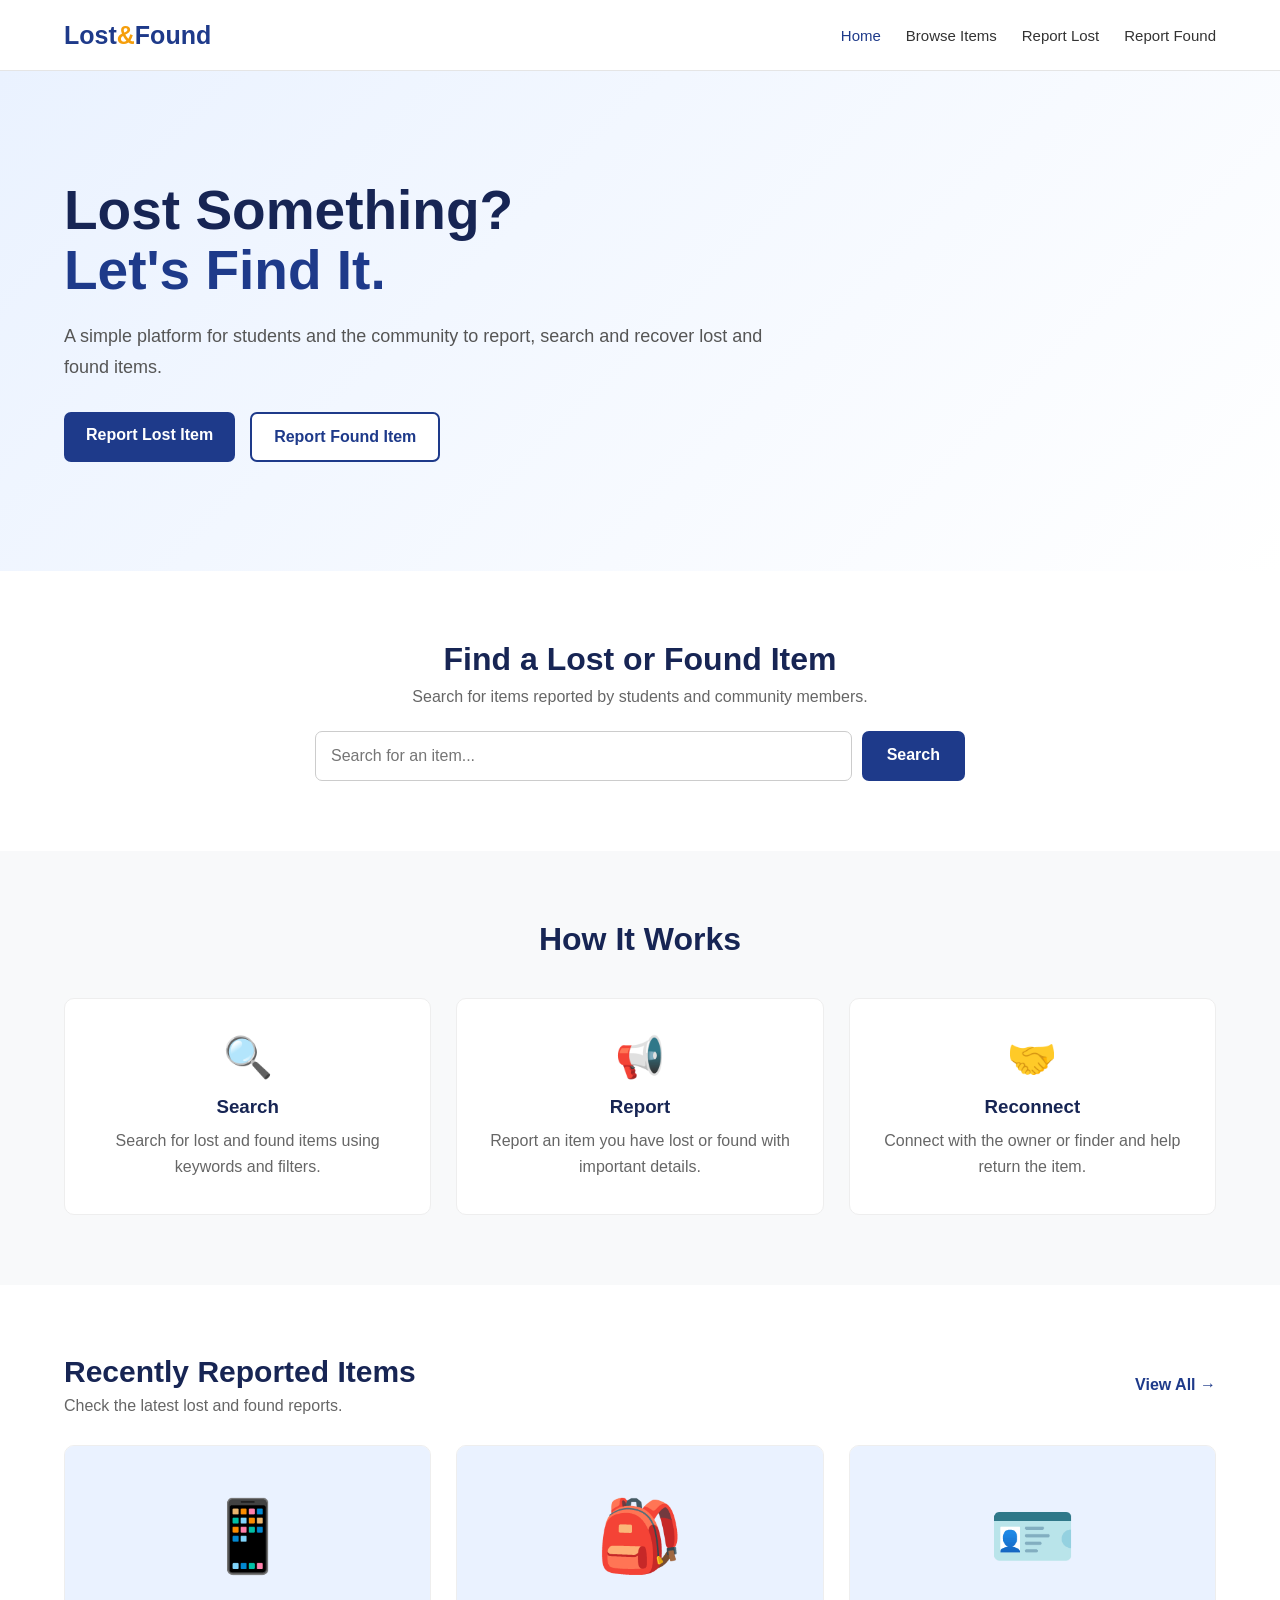
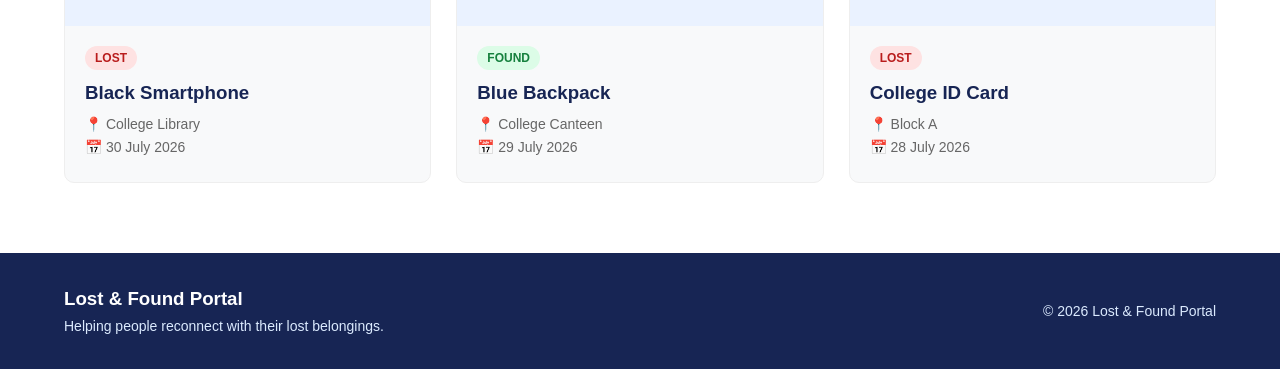
<file: frontend/index.html>
<!DOCTYPE html>
<html lang="en">

<head>
    <meta charset="UTF-8">

    <meta name="viewport" content="width=device-width, initial-scale=1.0">

    <title>Lost & Found Portal</title>

    <!-- CSS File -->
    <link rel="stylesheet" href="css/style.css">
</head>

<body>

    <!-- ================= HEADER ================= -->

    <header class="header">

        <div class="container navbar">

            <!-- Website Logo -->
            <div class="logo">
                Lost<span>&</span>Found
            </div>

            <!-- Navigation -->
            <nav>
                <a href="index.html" class="active">Home</a>
                <a href="items.html">Browse Items</a>
                <a href="report-lost.html">Report Lost</a>
                <a href="report-found.html">Report Found</a>
            </nav>

        </div>

    </header>


    <!-- ================= HERO SECTION ================= -->

    <main>

        <section class="hero">

            <div class="container hero-content">

                <div class="hero-text">

                    <h1>
                        Lost Something?
                        <br>
                        <span>Let's Find It.</span>
                    </h1>

                    <p>
                        A simple platform for students and the community
                        to report, search and recover lost and found items.
                    </p>

                    <div class="hero-buttons">

                        <a href="report-lost.html" class="btn primary-btn">
                            Report Lost Item
                        </a>

                        <a href="report-found.html" class="btn secondary-btn">
                            Report Found Item
                        </a>

                    </div>

                </div>

            </div>

        </section>


        <!-- ================= SEARCH SECTION ================= -->

        <section class="search-section">

            <div class="container">

                <h2>Find a Lost or Found Item</h2>

                <p>
                    Search for items reported by students and community members.
                </p>

                <div class="search-box">

                    <input
                        type="text"
                        placeholder="Search for an item..."
                        id="searchInput"
                    >

                    <a href="items.html" class="search-btn">
                        Search
                    </a>

                </div>

            </div>

        </section>


        <!-- ================= FEATURES ================= -->

        <section class="features">

            <div class="container">

                <h2>How It Works</h2>

                <div class="feature-container">

                    <!-- Feature 1 -->
                    <div class="feature-card">

                        <div class="feature-icon">
                            🔍
                        </div>

                        <h3>Search</h3>

                        <p>
                            Search for lost and found items using
                            keywords and filters.
                        </p>

                    </div>


                    <!-- Feature 2 -->
                    <div class="feature-card">

                        <div class="feature-icon">
                            📢
                        </div>

                        <h3>Report</h3>

                        <p>
                            Report an item you have lost or found
                            with important details.
                        </p>

                    </div>


                    <!-- Feature 3 -->
                    <div class="feature-card">

                        <div class="feature-icon">
                            🤝
                        </div>

                        <h3>Reconnect</h3>

                        <p>
                            Connect with the owner or finder
                            and help return the item.
                        </p>

                    </div>

                </div>

            </div>

        </section>


        <!-- ================= RECENT ITEMS ================= -->

        <section class="recent-items">

            <div class="container">

                <div class="section-header">

                    <div>
                        <h2>Recently Reported Items</h2>

                        <p>
                            Check the latest lost and found reports.
                        </p>
                    </div>

                    <a href="items.html" class="view-all">
                        View All →
                    </a>

                </div>


                <div class="item-container">

                    <!-- Item 1 -->
                    <div class="item-card">

                        <div class="item-image">
                            📱
                        </div>

                        <div class="item-info">

                            <span class="status lost">
                                LOST
                            </span>

                            <h3>Black Smartphone</h3>

                            <p>📍 College Library</p>

                            <p>📅 30 July 2026</p>

                        </div>

                    </div>


                    <!-- Item 2 -->
                    <div class="item-card">

                        <div class="item-image">
                            🎒
                        </div>

                        <div class="item-info">

                            <span class="status found">
                                FOUND
                            </span>

                            <h3>Blue Backpack</h3>

                            <p>📍 College Canteen</p>

                            <p>📅 29 July 2026</p>

                        </div>

                    </div>


                    <!-- Item 3 -->
                    <div class="item-card">

                        <div class="item-image">
                            🪪
                        </div>

                        <div class="item-info">

                            <span class="status lost">
                                LOST
                            </span>

                            <h3>College ID Card</h3>

                            <p>📍 Block A</p>

                            <p>📅 28 July 2026</p>

                        </div>

                    </div>

                </div>

            </div>

        </section>

    </main>


    <!-- ================= FOOTER ================= -->

    <footer class="footer">

        <div class="container">

            <div class="footer-content">

                <div>
                    <h3>Lost & Found Portal</h3>

                    <p>
                        Helping people reconnect with their lost belongings.
                    </p>
                </div>

                <div>
                    <p>© 2026 Lost & Found Portal</p>
                </div>

            </div>

        </div>

    </footer>


    <!-- JavaScript -->
    <script src="js/main.js"></script>

</body>

</html>
</file>
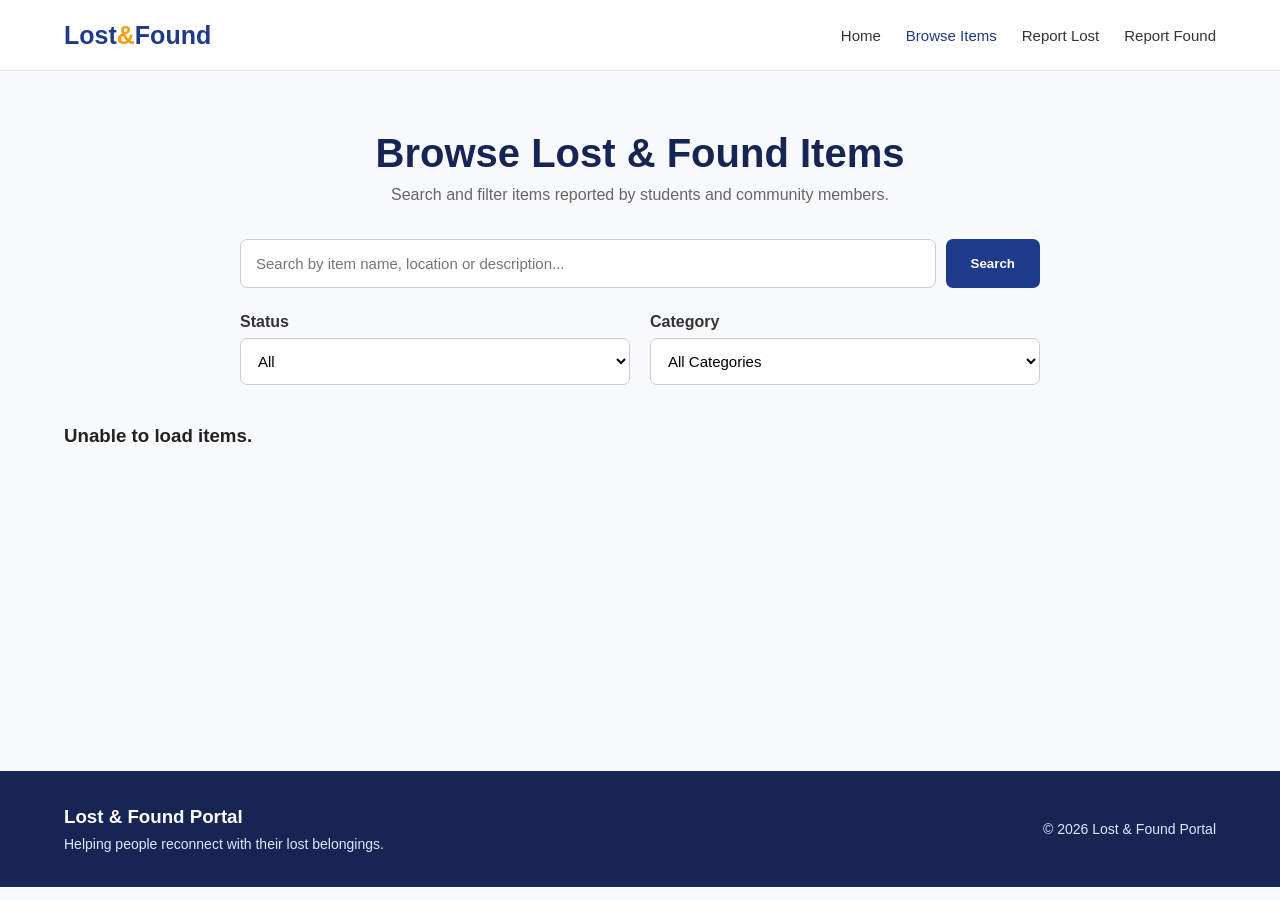
<file: frontend/items.html>
<!DOCTYPE html>
<html lang="en">

<head>

    <meta charset="UTF-8">

    <meta name="viewport" content="width=device-width, initial-scale=1.0">

    <title>Browse Items | Lost & Found Portal</title>

    <link rel="stylesheet" href="css/style.css">

</head>

<body>

    <!-- ================= HEADER ================= -->

    <header class="header">

        <div class="container navbar">

            <div class="logo">
                Lost<span>&</span>Found
            </div>

            <nav>

                <a href="index.html">Home</a>

                <a href="items.html" class="active">
                    Browse Items
                </a>

                <a href="report-lost.html">
                    Report Lost
                </a>

                <a href="report-found.html">
                    Report Found
                </a>

            </nav>

        </div>

    </header>


    <!-- ================= MAIN ================= -->

    <main>

        <section class="items-section">

            <div class="container">

                <!-- Page Heading -->

                <div class="items-header">

                    <h1>
                        Browse Lost & Found Items
                    </h1>

                    <p>
                        Search and filter items reported by students and community members.
                    </p>

                </div>


                <!-- ================= SEARCH ================= -->

                <div class="items-search">

                    <input
                        type="text"
                        id="itemSearch"
                        placeholder="Search by item name, location or description..."
                    >

                    <button id="searchButton">
                        Search
                    </button>

                </div>


                <!-- ================= FILTERS ================= -->

                <div class="filters">

                    <div class="filter-group">

                        <label for="statusFilter">
                            Status
                        </label>

                        <select id="statusFilter">

                            <option value="all">All</option>

                            <option value="lost">Lost</option>

                            <option value="found">Found</option>

                        </select>

                    </div>


                    <div class="filter-group">

                        <label for="categoryFilter">
                            Category
                        </label>

                        <select id="categoryFilter">

                            <option value="all">
                                All Categories
                            </option>

                            <option value="electronics">
                                Electronics
                            </option>

                            <option value="documents">
                                Documents
                            </option>

                            <option value="wallet">
                                Wallet / Purse
                            </option>

                            <option value="keys">
                                Keys
                            </option>

                            <option value="books">
                                Books
                            </option>

                            <option value="bag">
                                Bag
                            </option>

                            <option value="accessories">
                                Accessories
                            </option>

                            <option value="other">
                                Other
                            </option>

                        </select>

                    </div>

                </div>


                <!-- ================= ITEMS LOADED FROM DATABASE ================= -->

                <div
                    class="items-grid"
                    id="itemsGrid"
                >

                    <!-- Items will be loaded dynamically from MongoDB -->

                </div>


                <!-- ================= NO RESULTS ================= -->

                <div
                    id="noResults"
                    class="no-results"
                    style="display: none;"
                >

                    <h2>
                        No items found
                    </h2>

                    <p>
                        Try changing your search or filters.
                    </p>

                </div>

            </div>

        </section>

    </main>


    <!-- ================= FOOTER ================= -->

    <footer class="footer">

        <div class="container">

            <div class="footer-content">

                <div>

                    <h3>
                        Lost & Found Portal
                    </h3>

                    <p>
                        Helping people reconnect with their lost belongings.
                    </p>

                </div>

                <div>

                    <p>
                        © 2026 Lost & Found Portal
                    </p>

                </div>

            </div>

        </div>

    </footer>


    <!-- ================= JAVASCRIPT ================= -->

    <script src="js/items.js"></script>

</body>

</html>
</file>
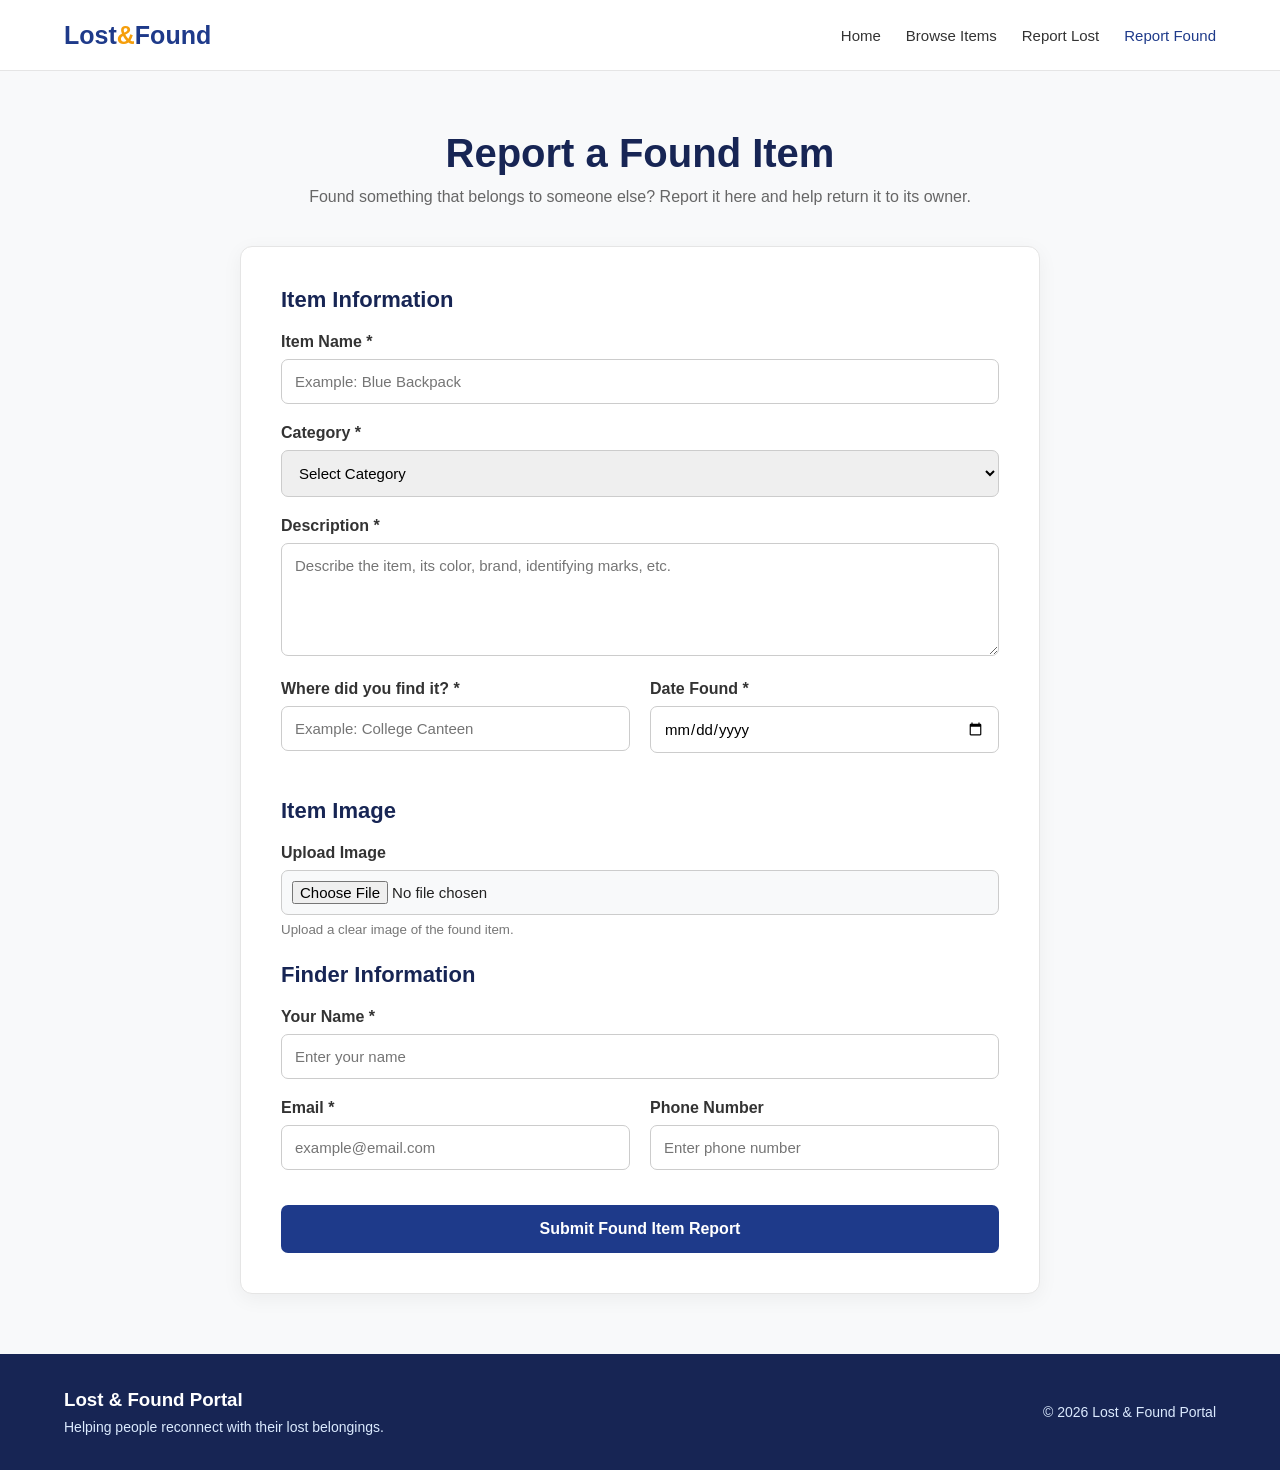
<file: frontend/report-found.html>
<!DOCTYPE html>
<html lang="en">

<head>

    <meta charset="UTF-8">

    <meta name="viewport" content="width=device-width, initial-scale=1.0">

    <title>Report Found Item | Lost & Found Portal</title>

    <link rel="stylesheet" href="css/style.css">

</head>

<body>

    <!-- ================= HEADER ================= -->

    <header class="header">

        <div class="container navbar">

            <div class="logo">
                Lost<span>&</span>Found
            </div>

            <nav>

                <a href="index.html">
                    Home
                </a>

                <a href="items.html">
                    Browse Items
                </a>

                <a href="report-lost.html">
                    Report Lost
                </a>

                <a href="report-found.html" class="active">
                    Report Found
                </a>

            </nav>

        </div>

    </header>


    <!-- ================= FORM ================= -->

    <main>

        <section class="form-section">

            <div class="container">

                <div class="form-header">

                    <h1>Report a Found Item</h1>

                    <p>
                        Found something that belongs to someone else?
                        Report it here and help return it to its owner.
                    </p>

                </div>


                <form id="foundItemForm" class="item-form">

                    <!-- Item Information -->

                    <h2>Item Information</h2>


                    <div class="form-group">

                        <label for="itemName">
                            Item Name *
                        </label>

                        <input
                            type="text"
                            id="itemName"
                            name="itemName"
                            placeholder="Example: Blue Backpack"
                            required
                        >

                    </div>


                    <div class="form-group">

                        <label for="category">
                            Category *
                        </label>

                        <select
                            id="category"
                            name="category"
                            required
                        >

                            <option value="">
                                Select Category
                            </option>

                            <option value="electronics">
                                Electronics
                            </option>

                            <option value="documents">
                                Documents
                            </option>

                            <option value="wallet">
                                Wallet / Purse
                            </option>

                            <option value="keys">
                                Keys
                            </option>

                            <option value="books">
                                Books
                            </option>

                            <option value="clothing">
                                Clothing
                            </option>

                            <option value="accessories">
                                Accessories
                            </option>

                            <option value="id-card">
                                ID Card
                            </option>

                            <option value="bag">
                                Bag
                            </option>

                            <option value="other">
                                Other
                            </option>

                        </select>

                    </div>


                    <div class="form-group">

                        <label for="description">
                            Description *
                        </label>

                        <textarea
                            id="description"
                            name="description"
                            rows="5"
                            placeholder="Describe the item, its color, brand, identifying marks, etc."
                            required
                        ></textarea>

                    </div>


                    <div class="form-row">

                        <div class="form-group">

                            <label for="location">
                                Where did you find it? *
                            </label>

                            <input
                                type="text"
                                id="location"
                                name="location"
                                placeholder="Example: College Canteen"
                                required
                            >

                        </div>


                        <div class="form-group">

                            <label for="date">
                                Date Found *
                            </label>

                            <input
                                type="date"
                                id="date"
                                name="date"
                                required
                            >

                        </div>

                    </div>


                    <!-- Image -->

                    <h2>Item Image</h2>

                    <div class="form-group">

                        <label for="image">
                            Upload Image
                        </label>

                        <input
                            type="file"
                            id="image"
                            name="image"
                            accept="image/*"
                        >

                        <small>
                            Upload a clear image of the found item.
                        </small>

                    </div>


                    <!-- Contact -->

                    <h2>Finder Information</h2>


                    <div class="form-group">

                        <label for="name">
                            Your Name *
                        </label>

                        <input
                            type="text"
                            id="name"
                            name="name"
                            placeholder="Enter your name"
                            required
                        >

                    </div>


                    <div class="form-row">

                        <div class="form-group">

                            <label for="email">
                                Email *
                            </label>

                            <input
                                type="email"
                                id="email"
                                name="email"
                                placeholder="example@email.com"
                                required
                            >

                        </div>


                        <div class="form-group">

                            <label for="phone">
                                Phone Number
                            </label>

                            <input
                                type="tel"
                                id="phone"
                                name="phone"
                                placeholder="Enter phone number"
                            >

                        </div>

                    </div>


                    <!-- Submit -->

                    <button
                        type="submit"
                        class="form-submit"
                    >
                        Submit Found Item Report
                    </button>

                </form>

            </div>

        </section>

    </main>


    <!-- ================= FOOTER ================= -->

    <footer class="footer">

        <div class="container">

            <div class="footer-content">

                <div>

                    <h3>
                        Lost & Found Portal
                    </h3>

                    <p>
                        Helping people reconnect with their lost belongings.
                    </p>

                </div>

                <div>

                    <p>
                        © 2026 Lost & Found Portal
                    </p>

                </div>

            </div>

        </div>

    </footer>


    <script src="js/report.js"></script>

</body>

</html>
</file>
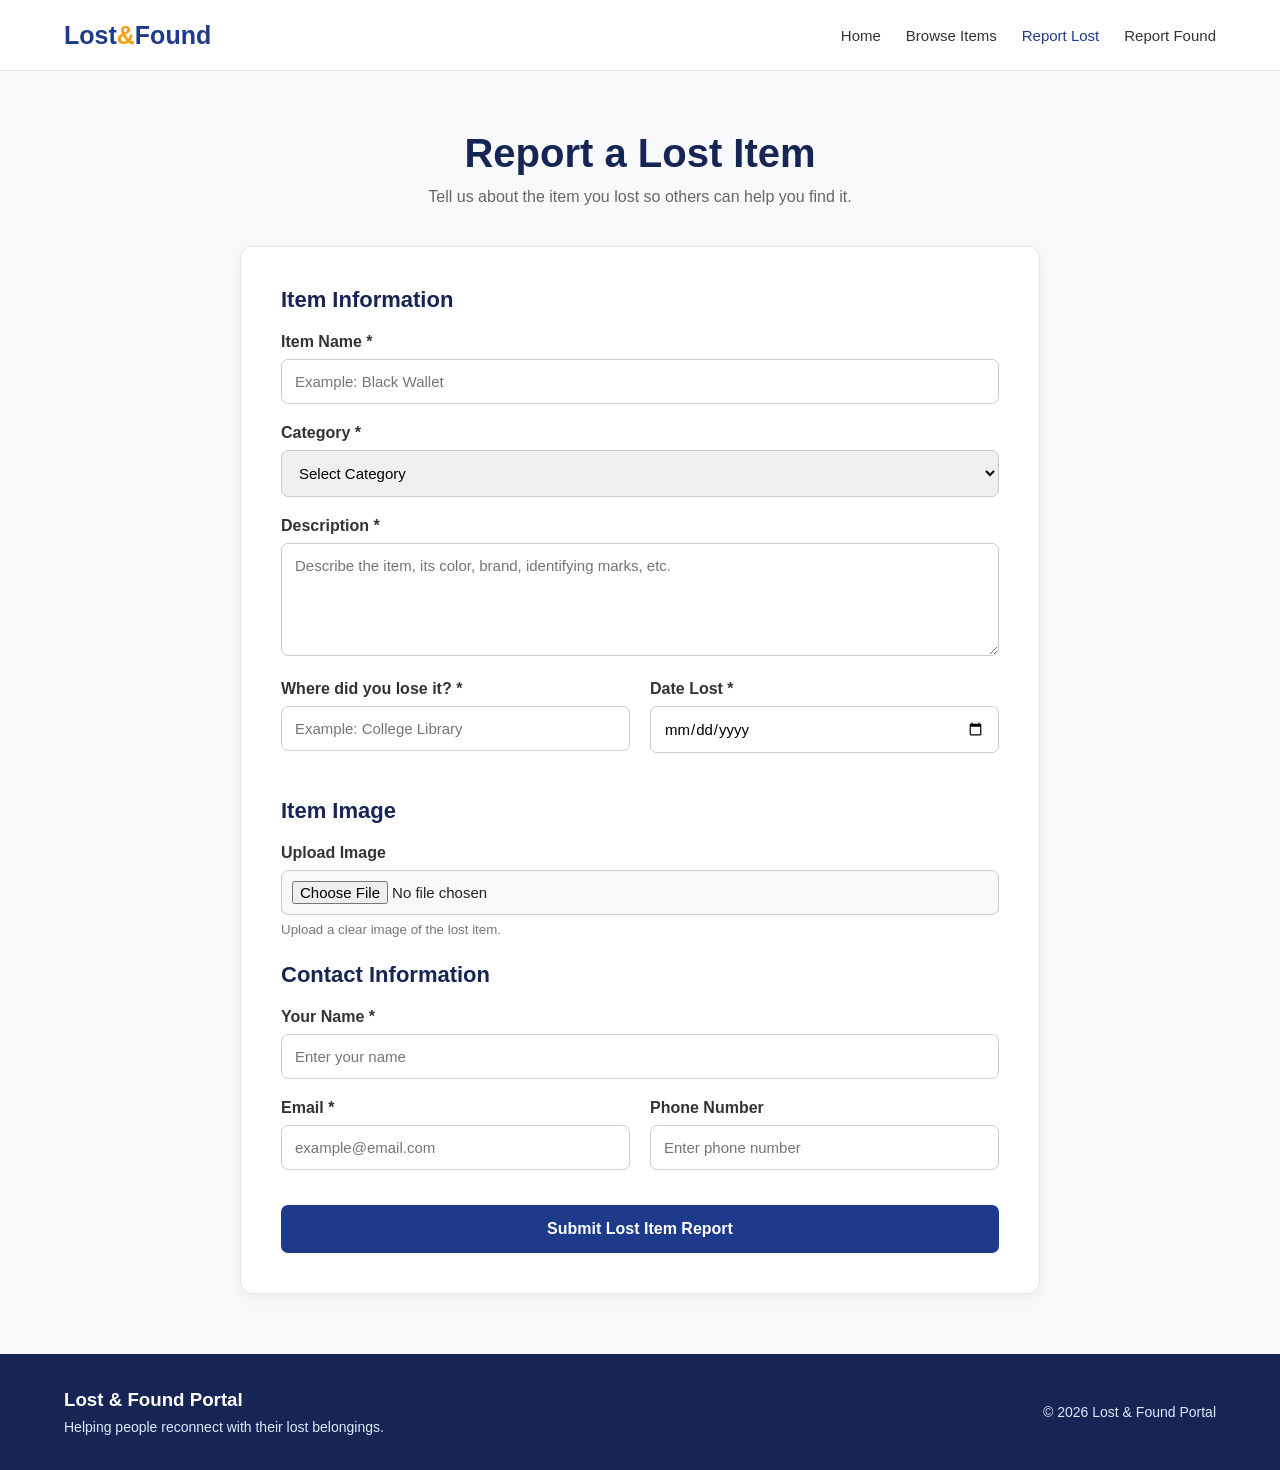
<file: frontend/report-lost.html>
<!DOCTYPE html>
<html lang="en">

<head>
    <meta charset="UTF-8">

    <meta name="viewport" content="width=device-width, initial-scale=1.0">

    <title>Report Lost Item | Lost & Found Portal</title>

    <link rel="stylesheet" href="css/style.css">
</head>

<body>

    <!-- ================= HEADER ================= -->

    <header class="header">

        <div class="container navbar">

            <div class="logo">
                Lost<span>&</span>Found
            </div>

            <nav>
                <a href="index.html">Home</a>
                <a href="items.html">Browse Items</a>
                <a href="report-lost.html" class="active">
                    Report Lost
                </a>
                <a href="report-found.html">
                    Report Found
                </a>
            </nav>

        </div>

    </header>


    <!-- ================= FORM SECTION ================= -->

    <main>

        <section class="form-section">

            <div class="container">

                <div class="form-header">

                    <h1>Report a Lost Item</h1>

                    <p>
                        Tell us about the item you lost so others can help
                        you find it.
                    </p>

                </div>


                <form id="lostItemForm" class="item-form">

                    <!-- Item Information -->

                    <h2>Item Information</h2>

                    <div class="form-group">

                        <label for="itemName">
                            Item Name *
                        </label>

                        <input
                            type="text"
                            id="itemName"
                            name="itemName"
                            placeholder="Example: Black Wallet"
                            required
                        >

                    </div>


                    <div class="form-group">

                        <label for="category">
                            Category *
                        </label>

                        <select
                            id="category"
                            name="category"
                            required
                        >

                            <option value="">
                                Select Category
                            </option>

                            <option value="electronics">
                                Electronics
                            </option>

                            <option value="documents">
                                Documents
                            </option>

                            <option value="wallet">
                                Wallet / Purse
                            </option>

                            <option value="keys">
                                Keys
                            </option>

                            <option value="books">
                                Books
                            </option>

                            <option value="clothing">
                                Clothing
                            </option>

                            <option value="accessories">
                                Accessories
                            </option>

                            <option value="id-card">
                                ID Card
                            </option>

                            <option value="bag">
                                Bag
                            </option>

                            <option value="other">
                                Other
                            </option>

                        </select>

                    </div>


                    <div class="form-group">

                        <label for="description">
                            Description *
                        </label>

                        <textarea
                            id="description"
                            name="description"
                            rows="5"
                            placeholder="Describe the item, its color, brand, identifying marks, etc."
                            required
                        ></textarea>

                    </div>


                    <div class="form-row">

                        <div class="form-group">

                            <label for="location">
                                Where did you lose it? *
                            </label>

                            <input
                                type="text"
                                id="location"
                                name="location"
                                placeholder="Example: College Library"
                                required
                            >

                        </div>


                        <div class="form-group">

                            <label for="date">
                                Date Lost *
                            </label>

                            <input
                                type="date"
                                id="date"
                                name="date"
                                required
                            >

                        </div>

                    </div>


                    <!-- Image -->

                    <h2>Item Image</h2>

                    <div class="form-group">

                        <label for="image">
                            Upload Image
                        </label>

                        <input
                            type="file"
                            id="image"
                            name="image"
                            accept="image/*"
                        >

                        <small>
                            Upload a clear image of the lost item.
                        </small>

                    </div>


                    <!-- Contact Information -->

                    <h2>Contact Information</h2>

                    <div class="form-group">

                        <label for="name">
                            Your Name *
                        </label>

                        <input
                            type="text"
                            id="name"
                            name="name"
                            placeholder="Enter your name"
                            required
                        >

                    </div>


                    <div class="form-row">

                        <div class="form-group">

                            <label for="email">
                                Email *
                            </label>

                            <input
                                type="email"
                                id="email"
                                name="email"
                                placeholder="example@email.com"
                                required
                            >

                        </div>


                        <div class="form-group">

                            <label for="phone">
                                Phone Number
                            </label>

                            <input
                                type="tel"
                                id="phone"
                                name="phone"
                                placeholder="Enter phone number"
                            >

                        </div>

                    </div>


                    <!-- Submit -->

                    <button
                        type="submit"
                        class="form-submit"
                    >
                        Submit Lost Item Report
                    </button>

                </form>

            </div>

        </section>

    </main>


    <!-- ================= FOOTER ================= -->

    <footer class="footer">

        <div class="container">

            <div class="footer-content">

                <div>
                    <h3>Lost & Found Portal</h3>

                    <p>
                        Helping people reconnect with their lost belongings.
                    </p>
                </div>

                <div>
                    <p>
                        © 2026 Lost & Found Portal
                    </p>
                </div>

            </div>

        </div>

    </footer>


    <script src="js/report.js"></script>

</body>

</html>
</file>
<file: frontend/css/style.css>
/* ================= GENERAL ================= */

* {
    margin: 0;
    padding: 0;
    box-sizing: border-box;
}

body {
    font-family: Arial, sans-serif;
    color: #222;
    background-color: #f8f9fa;
}

.container {
    width: 90%;
    max-width: 1200px;
    margin: auto;
}

a {
    text-decoration: none;
}


/* ================= HEADER ================= */

.header {
    background-color: white;
    border-bottom: 1px solid #e5e5e5;
    position: sticky;
    top: 0;
    z-index: 1000;
}

.navbar {
    height: 70px;
    display: flex;
    align-items: center;
    justify-content: space-between;
}

.logo {
    font-size: 25px;
    font-weight: bold;
    color: #1e3a8a;
}

.logo span {
    color: #f59e0b;
}

nav {
    display: flex;
    gap: 25px;
}

nav a {
    color: #333;
    font-size: 15px;
    font-weight: 500;
}

nav a:hover,
nav a.active {
    color: #1e3a8a;
}


/* ================= HERO ================= */

.hero {
    min-height: 500px;
    background: linear-gradient(
        135deg,
        #eaf2ff,
        #ffffff
    );

    display: flex;
    align-items: center;
}

.hero-content {
    display: flex;
    align-items: center;
}

.hero-text {
    max-width: 700px;
}

.hero h1 {
    font-size: 55px;
    line-height: 1.1;
    margin-bottom: 20px;
    color: #172554;
}

.hero h1 span {
    color: #1e3a8a;
}

.hero p {
    font-size: 18px;
    line-height: 1.7;
    color: #555;
    margin-bottom: 30px;
}


/* ================= BUTTONS ================= */

.hero-buttons {
    display: flex;
    gap: 15px;
    flex-wrap: wrap;
}

.btn {
    padding: 14px 22px;
    border-radius: 7px;
    font-weight: bold;
    display: inline-block;
}

.primary-btn {
    background-color: #1e3a8a;
    color: white;
}

.primary-btn:hover {
    background-color: #172554;
}

.secondary-btn {
    border: 2px solid #1e3a8a;
    color: #1e3a8a;
    background-color: white;
}

.secondary-btn:hover {
    background-color: #eaf2ff;
}


/* ================= SEARCH ================= */

.search-section {
    background-color: white;
    text-align: center;
    padding: 70px 20px;
}

.search-section h2 {
    font-size: 32px;
    color: #172554;
    margin-bottom: 10px;
}

.search-section p {
    color: #666;
    margin-bottom: 25px;
}

.search-box {
    max-width: 650px;
    margin: auto;
    display: flex;
    gap: 10px;
}

.search-box input {
    flex: 1;
    padding: 15px;
    border: 1px solid #ccc;
    border-radius: 7px;
    font-size: 16px;
    outline: none;
}

.search-box input:focus {
    border-color: #1e3a8a;
}

.search-btn {
    background-color: #1e3a8a;
    color: white;
    padding: 15px 25px;
    border-radius: 7px;
    font-weight: bold;
}


/* ================= FEATURES ================= */

.features {
    padding: 70px 0;
    text-align: center;
}

.features h2 {
    font-size: 32px;
    margin-bottom: 40px;
    color: #172554;
}

.feature-container {
    display: grid;
    grid-template-columns: repeat(3, 1fr);
    gap: 25px;
}

.feature-card {
    background-color: white;
    padding: 35px 25px;
    border-radius: 10px;
    border: 1px solid #eee;
    transition: 0.3s;
}

.feature-card:hover {
    transform: translateY(-5px);
    box-shadow: 0 10px 25px rgba(0, 0, 0, 0.08);
}

.feature-icon {
    font-size: 40px;
    margin-bottom: 15px;
}

.feature-card h3 {
    margin-bottom: 10px;
    color: #172554;
}

.feature-card p {
    color: #666;
    line-height: 1.6;
}


/* ================= RECENT ITEMS ================= */

.recent-items {
    padding: 70px 0;
    background-color: white;
}

.section-header {
    display: flex;
    justify-content: space-between;
    align-items: center;
    margin-bottom: 30px;
}

.section-header h2 {
    color: #172554;
    font-size: 30px;
}

.section-header p {
    margin-top: 8px;
    color: #666;
}

.view-all {
    color: #1e3a8a;
    font-weight: bold;
}

.item-container {
    display: grid;
    grid-template-columns: repeat(3, 1fr);
    gap: 25px;
}

.item-card {
    background-color: #f8f9fa;
    border-radius: 10px;
    overflow: hidden;
    border: 1px solid #eee;
}

.item-image {
    height: 180px;
    background-color: #eaf2ff;
    display: flex;
    align-items: center;
    justify-content: center;
    font-size: 70px;
}

.item-info {
    padding: 20px;
}

.item-info h3 {
    margin: 12px 0;
    color: #172554;
}

.item-info p {
    color: #666;
    margin: 7px 0;
    font-size: 14px;
}


/* ================= STATUS ================= */

.status {
    display: inline-block;
    padding: 5px 10px;
    border-radius: 20px;
    font-size: 12px;
    font-weight: bold;
}

.status.lost {
    background-color: #fee2e2;
    color: #b91c1c;
}

.status.found {
    background-color: #dcfce7;
    color: #15803d;
}


/* ================= FOOTER ================= */

.footer {
    background-color: #172554;
    color: white;
    padding: 35px 0;
}

.footer-content {
    display: flex;
    justify-content: space-between;
    align-items: center;
}

.footer h3 {
    margin-bottom: 8px;
}

.footer p {
    color: #dbeafe;
    font-size: 14px;
}


/* ================= RESPONSIVE ================= */

@media (max-width: 768px) {

    .navbar {
        height: auto;
        padding: 20px 0;
        flex-direction: column;
        gap: 15px;
    }

    nav {
        gap: 12px;
        flex-wrap: wrap;
        justify-content: center;
    }

    .hero {
        text-align: center;
        padding: 70px 0;
    }

    .hero h1 {
        font-size: 40px;
    }

    .hero-buttons {
        justify-content: center;
    }

    .search-box {
        flex-direction: column;
    }

    .feature-container {
        grid-template-columns: 1fr;
    }

    .item-container {
        grid-template-columns: 1fr;
    }

    .section-header {
        flex-direction: column;
        align-items: flex-start;
        gap: 15px;
    }

    .footer-content {
        flex-direction: column;
        gap: 20px;
        text-align: center;
    }
}
/* ================= FORM PAGE ================= */

.form-section {
    padding: 60px 0;
    background-color: #f8f9fa;
}

.form-header {
    text-align: center;
    margin-bottom: 40px;
}

.form-header h1 {
    font-size: 40px;
    color: #172554;
    margin-bottom: 12px;
}

.form-header p {
    color: #666;
    font-size: 16px;
}


/* ================= FORM ================= */

.item-form {
    max-width: 800px;
    margin: auto;
    background-color: white;
    padding: 40px;
    border-radius: 12px;
    border: 1px solid #e5e5e5;
    box-shadow: 0 5px 20px rgba(0, 0, 0, 0.05);
}

.item-form h2 {
    color: #172554;
    margin-top: 25px;
    margin-bottom: 20px;
    font-size: 22px;
}

.item-form h2:first-child {
    margin-top: 0;
}


/* ================= FORM GROUP ================= */

.form-group {
    margin-bottom: 20px;
}

.form-group label {
    display: block;
    margin-bottom: 8px;
    font-weight: bold;
    color: #333;
}

.form-group input,
.form-group select,
.form-group textarea {
    width: 100%;
    padding: 13px;
    border: 1px solid #ccc;
    border-radius: 7px;
    font-size: 15px;
    font-family: inherit;
    outline: none;
}

.form-group input:focus,
.form-group select:focus,
.form-group textarea:focus {
    border-color: #1e3a8a;
    box-shadow: 0 0 0 2px rgba(30, 58, 138, 0.08);
}

.form-group textarea {
    resize: vertical;
}

.form-group small {
    display: block;
    margin-top: 7px;
    color: #777;
}


/* ================= TWO COLUMN FORM ================= */

.form-row {
    display: grid;
    grid-template-columns: 1fr 1fr;
    gap: 20px;
}


/* ================= FILE INPUT ================= */

.form-group input[type="file"] {
    padding: 10px;
    background-color: #f8f9fa;
}


/* ================= SUBMIT BUTTON ================= */

.form-submit {
    width: 100%;
    padding: 15px;
    border: none;
    border-radius: 7px;
    background-color: #1e3a8a;
    color: white;
    font-size: 16px;
    font-weight: bold;
    cursor: pointer;
    margin-top: 15px;
}

.form-submit:hover {
    background-color: #172554;
}


/* ================= MOBILE FORM ================= */

@media (max-width: 768px) {

    .item-form {
        padding: 25px;
    }

    .form-header h1 {
        font-size: 32px;
    }

    .form-row {
        grid-template-columns: 1fr;
        gap: 0;
    }
}
/* ================= BROWSE ITEMS PAGE ================= */

.items-section {
    padding: 60px 0;
    background-color: #f8f9fa;
    min-height: 700px;
}


/* ================= PAGE HEADER ================= */

.items-header {
    text-align: center;
    margin-bottom: 35px;
}

.items-header h1 {
    font-size: 40px;
    color: #172554;
    margin-bottom: 10px;
}

.items-header p {
    color: #666;
    font-size: 16px;
}


/* ================= SEARCH ================= */

.items-search {
    max-width: 800px;
    margin: 0 auto 25px;
    display: flex;
    gap: 10px;
}

.items-search input {
    flex: 1;
    padding: 15px;
    border: 1px solid #ccc;
    border-radius: 7px;
    font-size: 15px;
    outline: none;
}

.items-search input:focus {
    border-color: #1e3a8a;
}

.items-search button {
    padding: 15px 25px;
    border: none;
    border-radius: 7px;
    background-color: #1e3a8a;
    color: white;
    font-weight: bold;
    cursor: pointer;
}

.items-search button:hover {
    background-color: #172554;
}


/* ================= FILTERS ================= */

.filters {
    max-width: 800px;
    margin: 0 auto 40px;

    display: flex;
    gap: 20px;
}

.filter-group {
    flex: 1;
}

.filter-group label {
    display: block;
    margin-bottom: 7px;
    font-weight: bold;
    color: #333;
}

.filter-group select {
    width: 100%;
    padding: 13px;
    border: 1px solid #ccc;
    border-radius: 7px;
    background-color: white;
    font-size: 15px;
}


/* ================= ITEMS GRID ================= */

.items-grid {
    display: grid;
    grid-template-columns: repeat(3, 1fr);
    gap: 25px;
}


/* ================= ITEM CARD ================= */

.browse-item-card {
    background-color: white;
    border-radius: 10px;
    overflow: hidden;
    border: 1px solid #e5e5e5;

    transition: 0.3s;
}

.browse-item-card:hover {
    transform: translateY(-5px);

    box-shadow:
        0 10px 25px rgba(0, 0, 0, 0.08);
}


/* ================= ITEM IMAGE ================= */

.browse-item-image {
    height: 190px;

    display: flex;
    align-items: center;
    justify-content: center;

    background-color: #eaf2ff;

    font-size: 70px;
}


/* ================= ITEM INFORMATION ================= */

.browse-item-info {
    padding: 20px;
}

.browse-item-info h3 {
    color: #172554;
    margin: 12px 0;
    font-size: 20px;
}

.browse-item-info p {
    color: #666;
    margin: 7px 0;
    font-size: 14px;
}

.item-description {
    line-height: 1.5;
    margin-top: 15px !important;
}


/* ================= DETAILS BUTTON ================= */

.details-btn {
    width: 100%;

    margin-top: 15px;

    padding: 12px;

    border: none;
    border-radius: 7px;

    background-color: #1e3a8a;
    color: white;

    font-weight: bold;

    cursor: pointer;
}

.details-btn:hover {
    background-color: #172554;
}


/* ================= NO RESULTS ================= */

.no-results {
    display: none;

    text-align: center;

    padding: 60px 20px;
}

.no-results h2 {
    color: #172554;
    margin-bottom: 10px;
}

.no-results p {
    color: #666;
}


/* ================= RESPONSIVE ================= */

@media (max-width: 900px) {

    .items-grid {
        grid-template-columns: repeat(2, 1fr);
    }

}


@media (max-width: 600px) {

    .items-header h1 {
        font-size: 32px;
    }

    .items-search {
        flex-direction: column;
    }

    .filters {
        flex-direction: column;
        gap: 15px;
    }

    .items-grid {
        grid-template-columns: 1fr;
    }

}
/* ================= UPLOADED ITEM IMAGE ================= */

.browse-item-image img {
    width: 100%;
    height: 190px;
    object-fit: cover;
    display: block;
}
</file>
